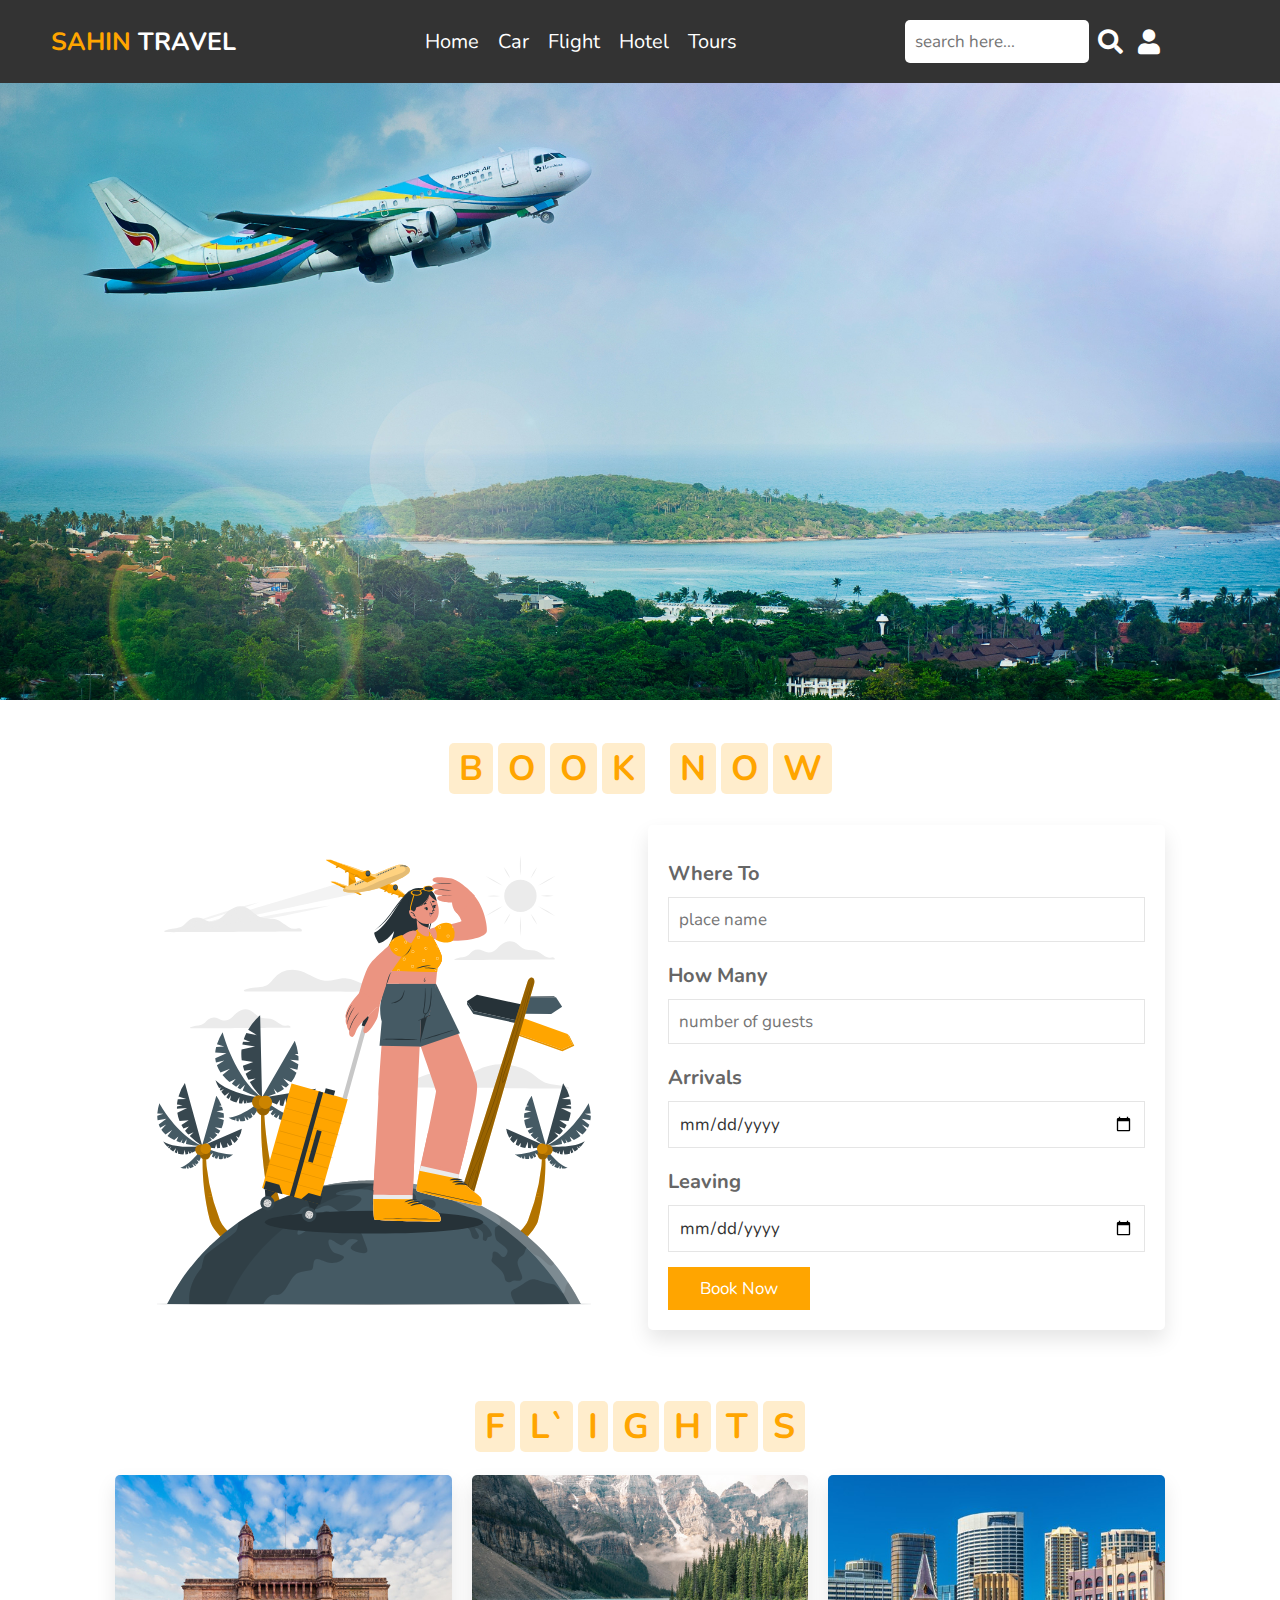
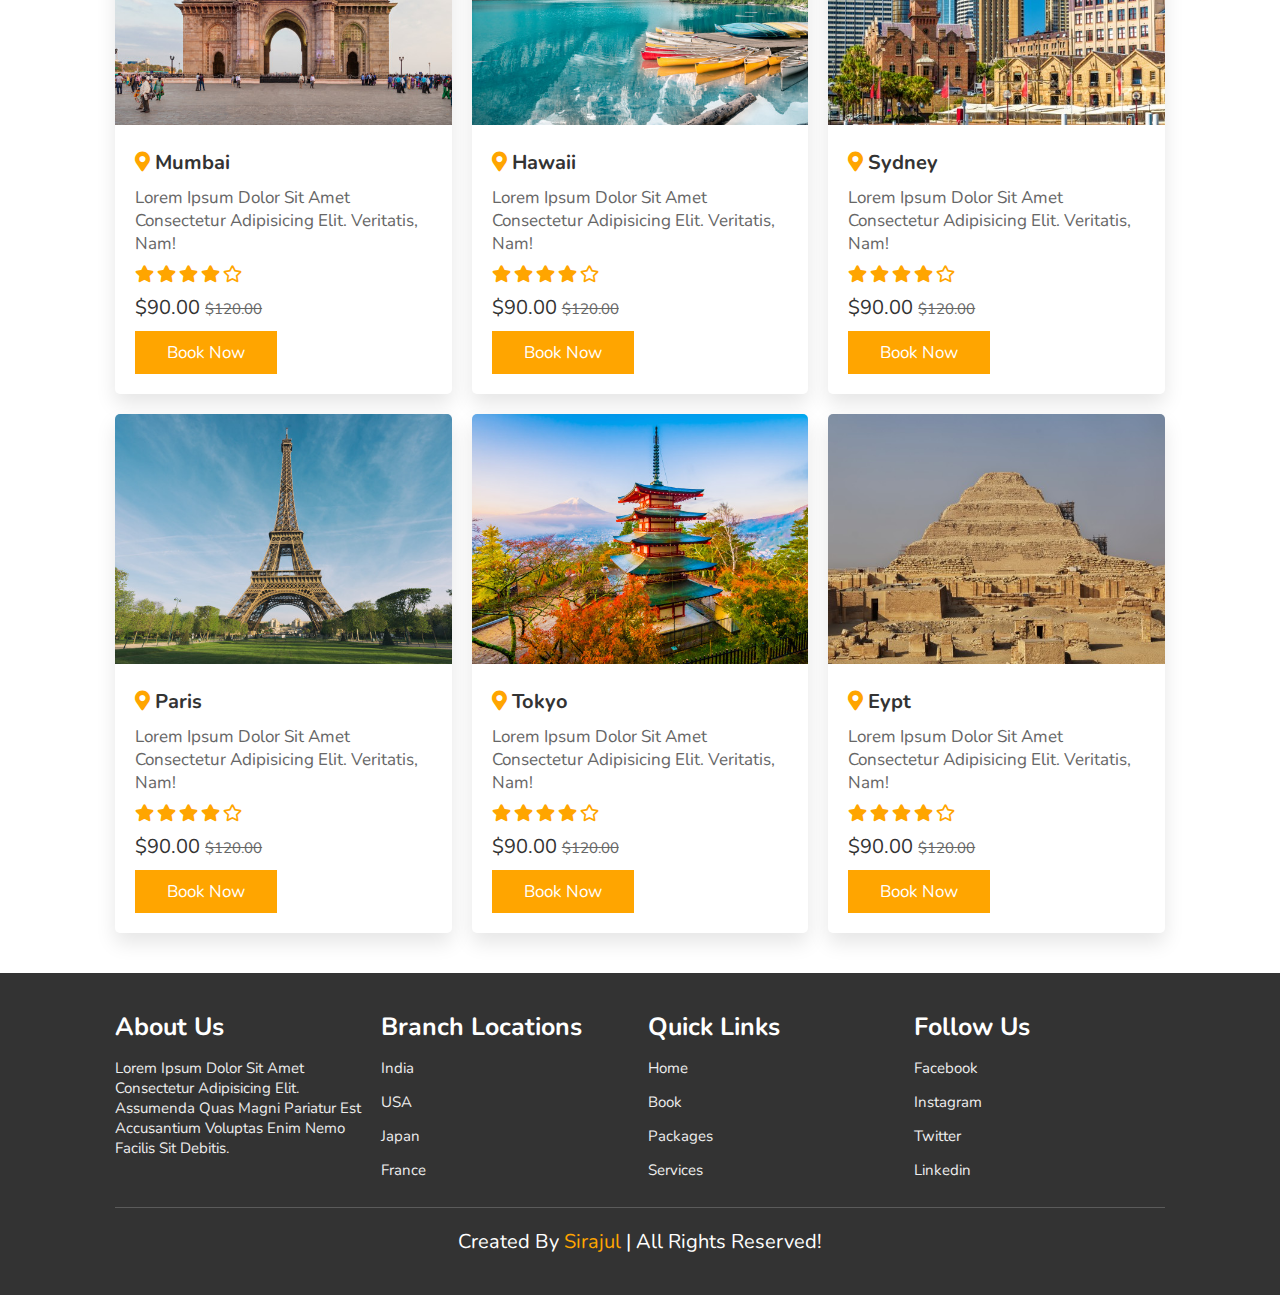
<file: Flight.html>
<!DOCTYPE html>
<html lang="en">
<head>
    <meta charset="UTF-8">
    <meta name="viewport" content="width=device-width, initial-scale=1.0">
    <title>SirajSahin</title>

    <link rel="stylesheet" href="https://unpkg.com/swiper/swiper-bundle.min.css" />
    <link rel="stylesheet" href="https://cdnjs.cloudflare.com/ajax/libs/font-awesome/5.15.3/css/all.min.css">
    <link rel="stylesheet" href="style.css">

</head>
<body>

    <header>

        <div id="menu-bar" class="fas fa-bars"></div>
    
        <a href="#" class="logo"><span>SAHIN</span> Travel</a>
    
        <nav class="navbar" id="myDIV">
            <a href="index.html"  class="homes">home</a>
            <a href="Car.html" class="homes">Car</a>
            <a href="Flight.html" class="homes ">Flight</a>
            <a href="Hotel.html" class="homes">Hotel</a>
            <a href="Tour.html" class="homes">Tours</a>
        </nav>
    
        <div class="icons">
            <input type="search" id="search-bar" class="search-btn" placeholder="search here...">
            <!-- <form action="" class="search-bar-container">
               
                <label for="search-bar" class="fas fa-search"></label>
            </form> -->
            <i class="fas fa-search" id="search-btn"></i>
            <i class="fas fa-user" id="login-btn"></i>
        </div>
    
        
    
    </header>  
    <!-- <section> -->
        <div class="car-img">
            <img src="images/flight.jpg" alt="n"/>
        </div>
    <!-- </section> -->
    
    <section class="book" id="book">

        <h1 class="heading">
            <span>b</span>
            <span>o</span>
            <span>o</span>
            <span>k</span>
            <span class="space"></span>
            <span>n</span>
            <span>o</span>
            <span>w</span>
        </h1>
    
        <div class="row">
    
            <div class="image">
                <img src="images/book-img.svg" alt="">
            </div>
    
            <form action="">
                <div class="inputBox">
                    <h3>where to</h3>
                    <input type="text" placeholder="place name">
                </div>
                <div class="inputBox">
                    <h3>how many</h3>
                    <input type="number" placeholder="number of guests">
                </div>
                <div class="inputBox">
                    <h3>arrivals</h3>
                    <input type="date">
                </div>
                <div class="inputBox">
                    <h3>leaving</h3>
                    <input type="date">
                </div>
                <input type="submit" class="btn" value="book now">
            </form>
    
        </div>
    
    </section>
    
    <section class="packages" id="packages">
    
        <h1 class="heading">
            <span>f</span>
            <span>l`</span>
            <span>i</span>
            <span>g</span>
            <span>h</span>
            <span>t</span>
            <span>s</span>
        </h1>
    
        <div class="box-container">
    
            <div class="box">
                <img src="images/p-1.jpg" alt="">
                <div class="content">
                    <h3> <i class="fas fa-map-marker-alt"></i> mumbai </h3>
                    <p>Lorem ipsum dolor sit amet consectetur adipisicing elit. Veritatis, nam!</p>
                    <div class="stars">
                        <i class="fas fa-star"></i>
                        <i class="fas fa-star"></i>
                        <i class="fas fa-star"></i>
                        <i class="fas fa-star"></i>
                        <i class="far fa-star"></i>
                    </div>
                    <div class="price"> $90.00 <span>$120.00</span> </div>
                    <a href="#book" class="btn">book now</a>
                </div>
            </div>
    
            <div class="box">
                <img src="images/p-2.jpg" alt="">
                <div class="content">
                    <h3> <i class="fas fa-map-marker-alt"></i> hawaii </h3>
                    <p>Lorem ipsum dolor sit amet consectetur adipisicing elit. Veritatis, nam!</p>
                    <div class="stars">
                        <i class="fas fa-star"></i>
                        <i class="fas fa-star"></i>
                        <i class="fas fa-star"></i>
                        <i class="fas fa-star"></i>
                        <i class="far fa-star"></i>
                    </div>
                    <div class="price"> $90.00 <span>$120.00</span> </div>
                    <a href="#book" class="btn">book now</a>
                </div>
            </div>
    
            <div class="box">
                <img src="images/p-3.jpg" alt="">
                <div class="content">
                    <h3> <i class="fas fa-map-marker-alt"></i> sydney </h3>
                    <p>Lorem ipsum dolor sit amet consectetur adipisicing elit. Veritatis, nam!</p>
                    <div class="stars">
                        <i class="fas fa-star"></i>
                        <i class="fas fa-star"></i>
                        <i class="fas fa-star"></i>
                        <i class="fas fa-star"></i>
                        <i class="far fa-star"></i>
                    </div>
                    <div class="price"> $90.00 <span>$120.00</span> </div>
                    <a href="#book" class="btn">book now</a>
                </div>
            </div>
    
            <div class="box">
                <img src="images/p-4.jpg" alt="">
                <div class="content">
                    <h3> <i class="fas fa-map-marker-alt"></i> paris </h3>
                    <p>Lorem ipsum dolor sit amet consectetur adipisicing elit. Veritatis, nam!</p>
                    <div class="stars">
                        <i class="fas fa-star"></i>
                        <i class="fas fa-star"></i>
                        <i class="fas fa-star"></i>
                        <i class="fas fa-star"></i>
                        <i class="far fa-star"></i>
                    </div>
                    <div class="price"> $90.00 <span>$120.00</span> </div>
                    <a href="#book" class="btn">book now</a>
                </div>
            </div>
    
            <div class="box">
                <img src="images/p-5.jpg" alt="">
                <div class="content">
                    <h3> <i class="fas fa-map-marker-alt"></i> tokyo </h3>
                    <p>Lorem ipsum dolor sit amet consectetur adipisicing elit. Veritatis, nam!</p>
                    <div class="stars">
                        <i class="fas fa-star"></i>
                        <i class="fas fa-star"></i>
                        <i class="fas fa-star"></i>
                        <i class="fas fa-star"></i>
                        <i class="far fa-star"></i>
                    </div>
                    <div class="price"> $90.00 <span>$120.00</span> </div>
                    <a href="#book" class="btn">book now</a>
                </div>
            </div>
    
            <div class="box">
                <img src="images/p-6.jpg" alt="">
                <div class="content">
                    <h3> <i class="fas fa-map-marker-alt"></i> eypt </h3>
                    <p>Lorem ipsum dolor sit amet consectetur adipisicing elit. Veritatis, nam!</p>
                    <div class="stars">
                        <i class="fas fa-star"></i>
                        <i class="fas fa-star"></i>
                        <i class="fas fa-star"></i>
                        <i class="fas fa-star"></i>
                        <i class="far fa-star"></i>
                    </div>
                    <div class="price"> $90.00 <span>$120.00</span> </div>
                    <a href="#book" class="btn">book now</a>
                </div>
            </div>
    
        </div>
    
    </section>


    <section class="footer">

        <div class="box-container">
    
            <div class="box">
                <h3>about us</h3>
                <p>Lorem ipsum dolor sit amet consectetur adipisicing elit. Assumenda quas magni pariatur est accusantium voluptas enim nemo facilis sit debitis.</p>
            </div>
            <div class="box">
                <h3>branch locations</h3>
                <a href="#">india</a>
                <a href="#">USA</a>
                <a href="#">japan</a>
                <a href="#">france</a>
            </div>
            <div class="box">
                <h3>quick links</h3>
                <a href="#">home</a>
                <a href="#">book</a>
                <a href="#">packages</a>
                <a href="#">services</a>
               
            </div>
            <div class="box">
                <h3>follow us</h3>
                <a href="#">facebook</a>
                <a href="#">instagram</a>
                <a href="#">twitter</a>
                <a href="#">linkedin</a>
            </div>
    
        </div>
    
        <h1 class="credit"> created by <span> Sirajul </span> | all rights reserved! </h1>
    
    </section>
    
    
    
    <script src="https://unpkg.com/swiper/swiper-bundle.min.js"></script>
    <script src="script.js"></script>
    </body>
    </html>
</file>
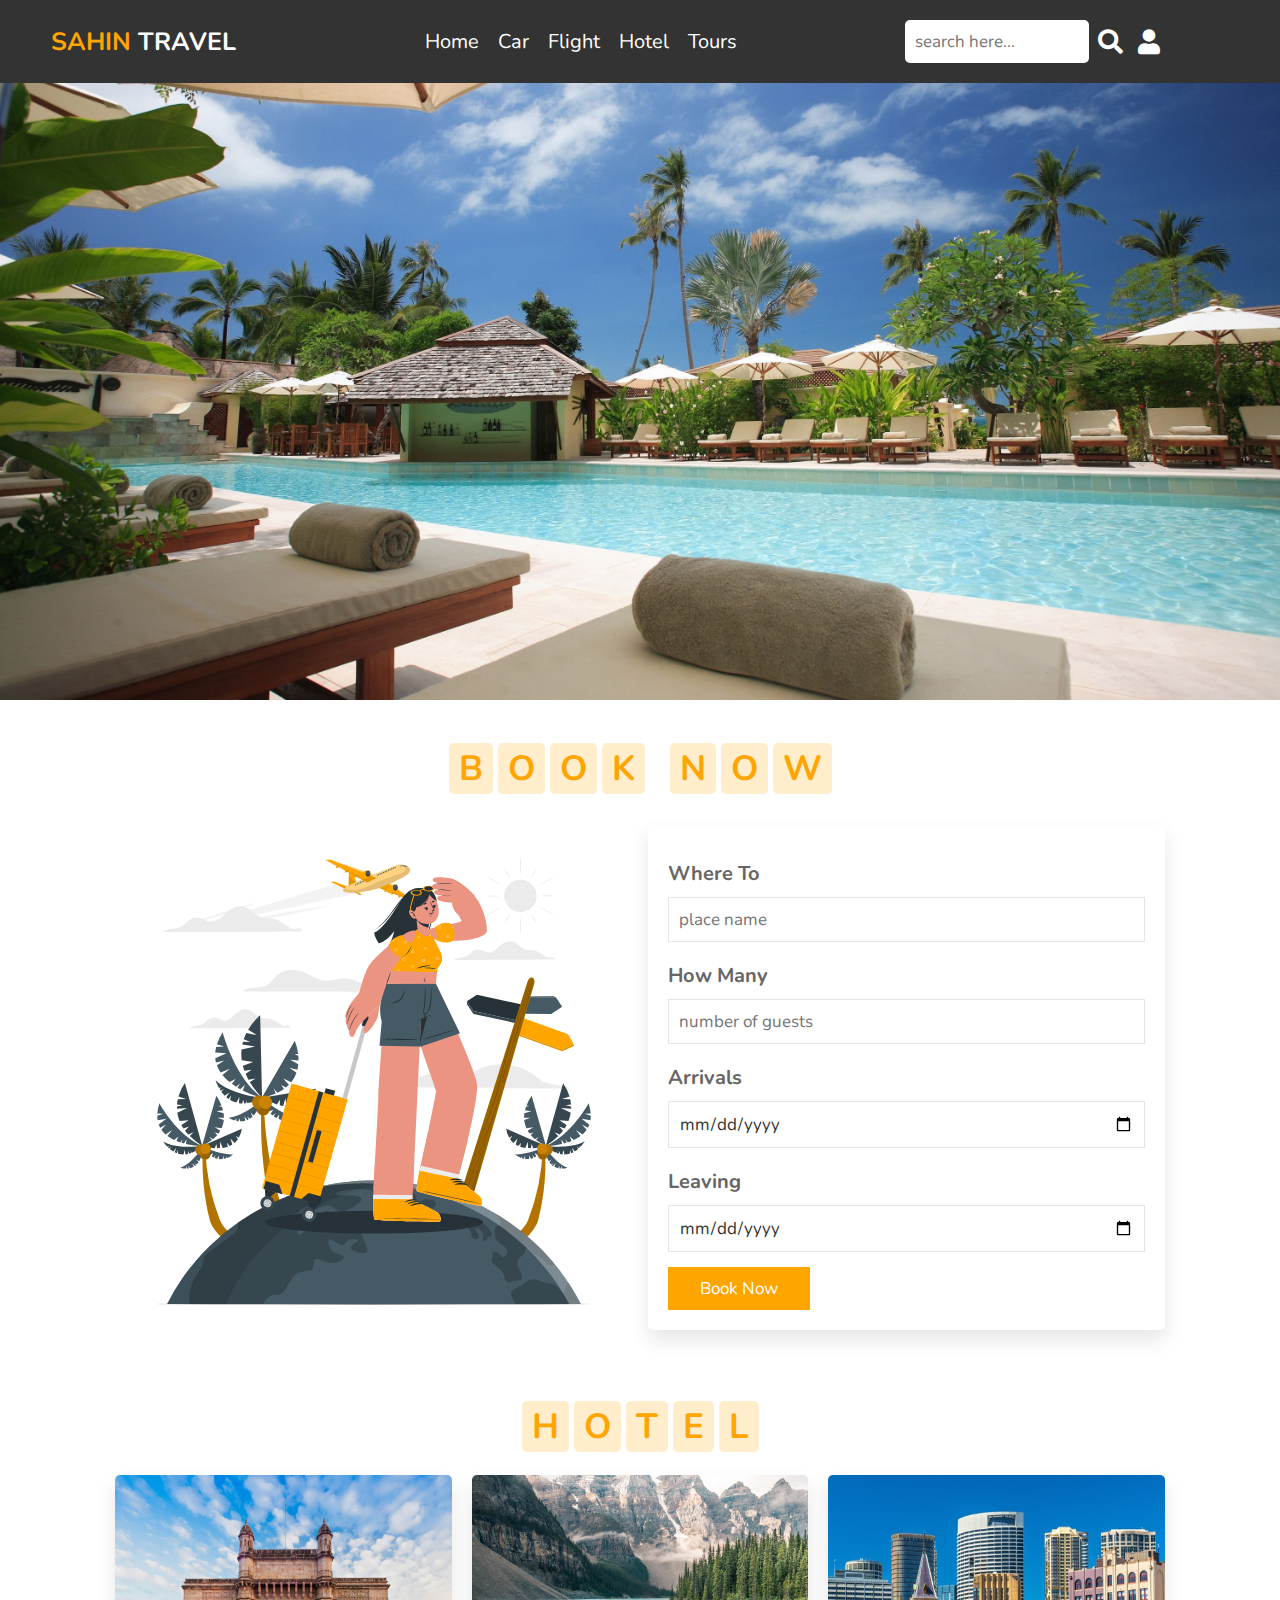
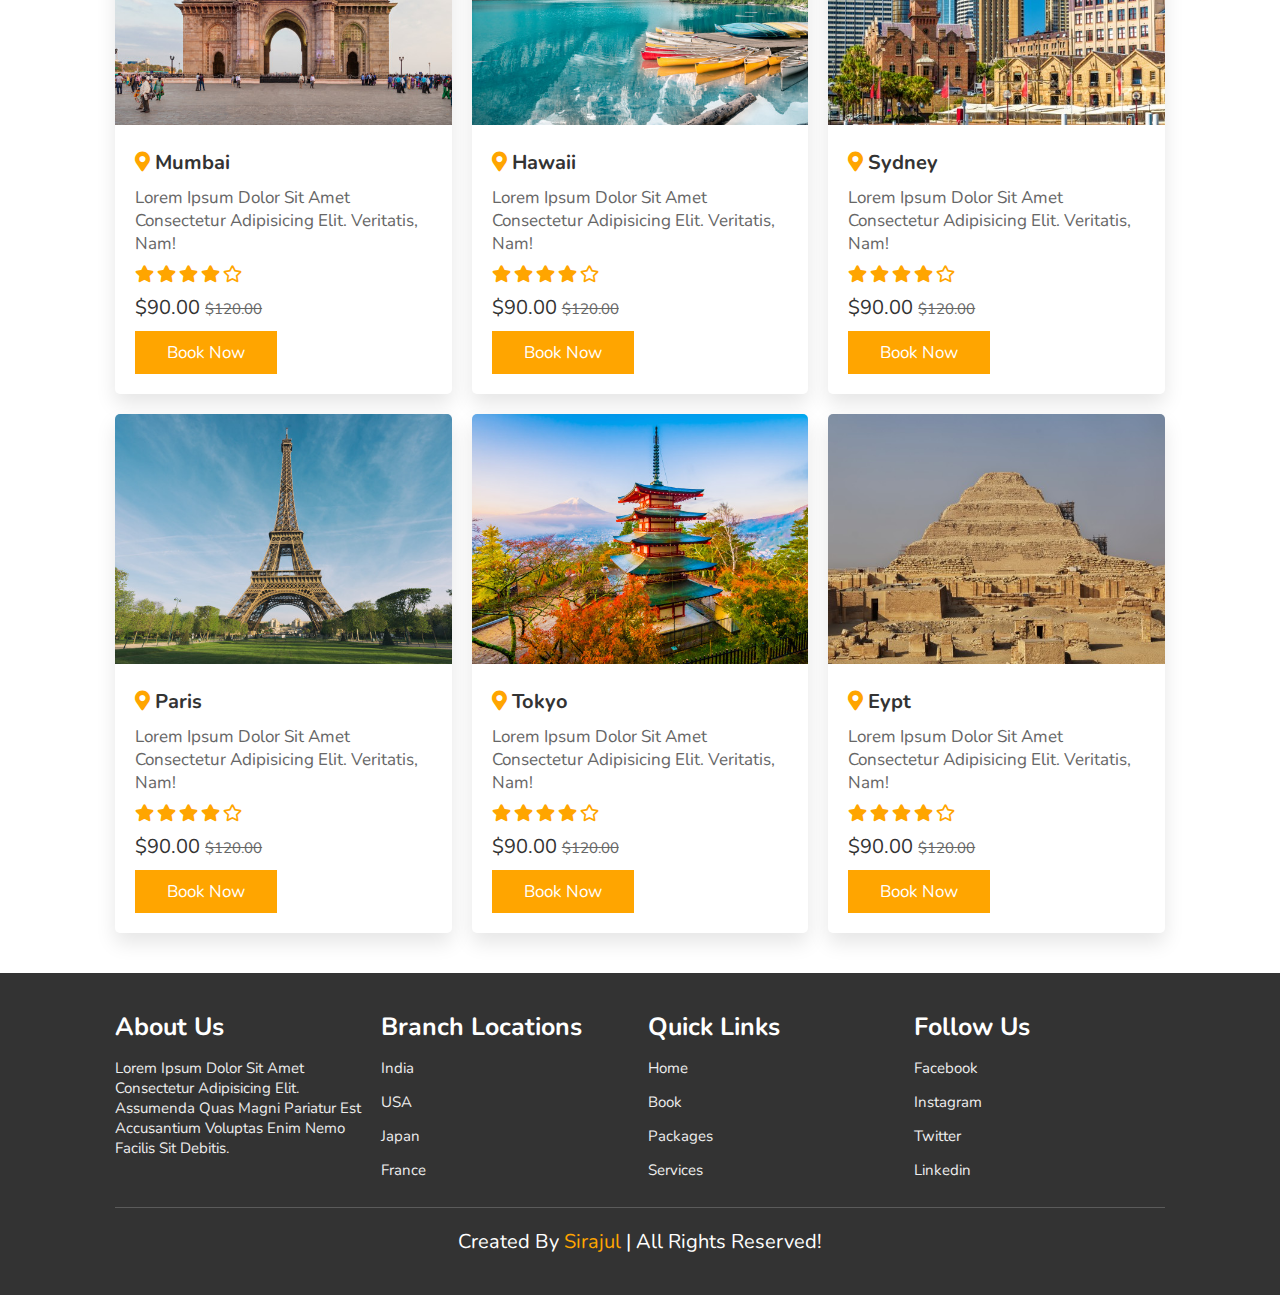
<file: Hotel.html>
<!DOCTYPE html>
<html lang="en">
<head>
    <meta charset="UTF-8">
    <meta name="viewport" content="width=device-width, initial-scale=1.0">
    <title>SirajSahin</title>

    <link rel="stylesheet" href="https://unpkg.com/swiper/swiper-bundle.min.css" />
    <link rel="stylesheet" href="https://cdnjs.cloudflare.com/ajax/libs/font-awesome/5.15.3/css/all.min.css">
    <link rel="stylesheet" href="style.css">

</head>
<body>

    <header>

        <div id="menu-bar" class="fas fa-bars"></div>
    
        <a href="#" class="logo"><span>SAHIN</span> Travel</a>
    
        <nav class="navbar" id="myDIV">
            <a href="index.html"  class="homes active">home</a>
            <a href="Car.html" class="homes">Car</a>
            <a href="Flight.html" class="homes ">Flight</a>
            <a href="#" class="homes">Hotel</a>
            <a href="Tour.html" class="homes">Tours</a>
        </nav>
    
        <div class="icons">
            <input type="search" id="search-bar" class="search-btn" placeholder="search here...">
            <!-- <form action="" class="search-bar-container">
               
                <label for="search-bar" class="fas fa-search"></label>
            </form> -->
            <i class="fas fa-search" id="search-btn"></i>
            <i class="fas fa-user" id="login-btn"></i>
        </div>
    
        
    
    </header>  
    <!-- <section> -->
        <div class="car-img">
            <img src="images/hotel.jpg" alt="n"/>
        </div>
    <!-- </section> -->
    
    <section class="book" id="book">

        <h1 class="heading">
            <span>b</span>
            <span>o</span>
            <span>o</span>
            <span>k</span>
            <span class="space"></span>
            <span>n</span>
            <span>o</span>
            <span>w</span>
        </h1>
    
        <div class="row">
    
            <div class="image">
                <img src="images/book-img.svg" alt="">
            </div>
    
            <form action="">
                <div class="inputBox">
                    <h3>where to</h3>
                    <input type="text" placeholder="place name">
                </div>
                <div class="inputBox">
                    <h3>how many</h3>
                    <input type="number" placeholder="number of guests">
                </div>
                <div class="inputBox">
                    <h3>arrivals</h3>
                    <input type="date">
                </div>
                <div class="inputBox">
                    <h3>leaving</h3>
                    <input type="date">
                </div>
                <input type="submit" class="btn" value="book now">
            </form>
    
        </div>
    
    </section>
    
    <section class="packages" id="packages">
    
        <h1 class="heading">
            <span>h</span>
            <span>o</span>
            <span>t</span>
            <span>e</span>
            <span>l</span>
        </h1>
    
        <div class="box-container">
    
            <div class="box">
                <img src="images/p-1.jpg" alt="">
                <div class="content">
                    <h3> <i class="fas fa-map-marker-alt"></i> mumbai </h3>
                    <p>Lorem ipsum dolor sit amet consectetur adipisicing elit. Veritatis, nam!</p>
                    <div class="stars">
                        <i class="fas fa-star"></i>
                        <i class="fas fa-star"></i>
                        <i class="fas fa-star"></i>
                        <i class="fas fa-star"></i>
                        <i class="far fa-star"></i>
                    </div>
                    <div class="price"> $90.00 <span>$120.00</span> </div>
                    <a href="#book" class="btn">book now</a>
                </div>
            </div>
    
            <div class="box">
                <img src="images/p-2.jpg" alt="">
                <div class="content">
                    <h3> <i class="fas fa-map-marker-alt"></i> hawaii </h3>
                    <p>Lorem ipsum dolor sit amet consectetur adipisicing elit. Veritatis, nam!</p>
                    <div class="stars">
                        <i class="fas fa-star"></i>
                        <i class="fas fa-star"></i>
                        <i class="fas fa-star"></i>
                        <i class="fas fa-star"></i>
                        <i class="far fa-star"></i>
                    </div>
                    <div class="price"> $90.00 <span>$120.00</span> </div>
                    <a href="#book" class="btn">book now</a>
                </div>
            </div>
    
            <div class="box">
                <img src="images/p-3.jpg" alt="">
                <div class="content">
                    <h3> <i class="fas fa-map-marker-alt"></i> sydney </h3>
                    <p>Lorem ipsum dolor sit amet consectetur adipisicing elit. Veritatis, nam!</p>
                    <div class="stars">
                        <i class="fas fa-star"></i>
                        <i class="fas fa-star"></i>
                        <i class="fas fa-star"></i>
                        <i class="fas fa-star"></i>
                        <i class="far fa-star"></i>
                    </div>
                    <div class="price"> $90.00 <span>$120.00</span> </div>
                    <a href="#book" class="btn">book now</a>
                </div>
            </div>
    
            <div class="box">
                <img src="images/p-4.jpg" alt="">
                <div class="content">
                    <h3> <i class="fas fa-map-marker-alt"></i> paris </h3>
                    <p>Lorem ipsum dolor sit amet consectetur adipisicing elit. Veritatis, nam!</p>
                    <div class="stars">
                        <i class="fas fa-star"></i>
                        <i class="fas fa-star"></i>
                        <i class="fas fa-star"></i>
                        <i class="fas fa-star"></i>
                        <i class="far fa-star"></i>
                    </div>
                    <div class="price"> $90.00 <span>$120.00</span> </div>
                    <a href="#book" class="btn">book now</a>
                </div>
            </div>
    
            <div class="box">
                <img src="images/p-5.jpg" alt="">
                <div class="content">
                    <h3> <i class="fas fa-map-marker-alt"></i> tokyo </h3>
                    <p>Lorem ipsum dolor sit amet consectetur adipisicing elit. Veritatis, nam!</p>
                    <div class="stars">
                        <i class="fas fa-star"></i>
                        <i class="fas fa-star"></i>
                        <i class="fas fa-star"></i>
                        <i class="fas fa-star"></i>
                        <i class="far fa-star"></i>
                    </div>
                    <div class="price"> $90.00 <span>$120.00</span> </div>
                    <a href="#book" class="btn">book now</a>
                </div>
            </div>
    
            <div class="box">
                <img src="images/p-6.jpg" alt="">
                <div class="content">
                    <h3> <i class="fas fa-map-marker-alt"></i> eypt </h3>
                    <p>Lorem ipsum dolor sit amet consectetur adipisicing elit. Veritatis, nam!</p>
                    <div class="stars">
                        <i class="fas fa-star"></i>
                        <i class="fas fa-star"></i>
                        <i class="fas fa-star"></i>
                        <i class="fas fa-star"></i>
                        <i class="far fa-star"></i>
                    </div>
                    <div class="price"> $90.00 <span>$120.00</span> </div>
                    <a href="#book" class="btn">book now</a>
                </div>
            </div>
    
        </div>
    
    </section>


    <section class="footer">

        <div class="box-container">
    
            <div class="box">
                <h3>about us</h3>
                <p>Lorem ipsum dolor sit amet consectetur adipisicing elit. Assumenda quas magni pariatur est accusantium voluptas enim nemo facilis sit debitis.</p>
            </div>
            <div class="box">
                <h3>branch locations</h3>
                <a href="#">india</a>
                <a href="#">USA</a>
                <a href="#">japan</a>
                <a href="#">france</a>
            </div>
            <div class="box">
                <h3>quick links</h3>
                <a href="#">home</a>
                <a href="#">book</a>
                <a href="#">packages</a>
                <a href="#">services</a>
               
            </div>
            <div class="box">
                <h3>follow us</h3>
                <a href="#">facebook</a>
                <a href="#">instagram</a>
                <a href="#">twitter</a>
                <a href="#">linkedin</a>
            </div>
    
        </div>
    
        <h1 class="credit"> created by <span> Sirajul </span> | all rights reserved! </h1>
    
    </section>
    
    
    
    <script src="https://unpkg.com/swiper/swiper-bundle.min.js"></script>
    <script src="script.js"></script>
    </body>
    </html>
</file>
<file: style.css>
@import url('https://fonts.googleapis.com/css2?family=Nunito:wght@200;300;400;600;700&display=swap');

:root{
  --orange:#ffa500;
}

*{
  font-family: 'Nunito', sans-serif;
  margin:0; padding:0;
  box-sizing: border-box;
  text-transform: capitalize;
  outline: none; border:none;
  text-decoration: none;
  transition: all .2s linear;
}

*::selection{
  background:var(--orange);
  color:#fff;
}

html{
  font-size: 62.5%;
  overflow-x: hidden;
  scroll-padding-top: 6rem;
  scroll-behavior: smooth;
}

section{
  padding:2rem 9%;
}

.heading{
  text-align: center;
  padding:2.5rem 0
}
.active{
  color: #ffa500;
}

.heading span{
  font-size: 3.5rem;
  background:rgba(255, 165, 0,.2);
  color:var(--orange);
  border-radius: .5rem;
  padding:.2rem 1rem;
}

.heading span.space{
  background:none;
}

.btn{
  display: inline-block;
  margin-top: 1rem;
  background:var(--orange);
  color:#fff;
  padding:.8rem 3rem;
  border:.2rem solid var(--orange);
  cursor: pointer;
  font-size: 1.7rem;
}

.btn:hover{
  background:rgba(255, 165, 0,.2);
  color:var(--orange);
}

header{
  position: fixed;
  top:0; left: 0; right:0;
  background:#333;
  z-index: 1000;
  display: flex;
  align-items: center;
  justify-content: space-between;
  padding:2rem 4%;
}

header .logo{
  font-size: 2.5rem;
  font-weight: bolder;
  color:#fff;
  text-transform: uppercase;
}

header .logo span{
  color:var(--orange);
}

header .navbar a{
  color:#fff;
  font-size: 2rem;
  margin:0 .8rem;
}

header .navbar a:hover{
  color:var(--orange);
}
.icons{
  display: flex;
  flex-direction: row;
  align-items: center;
}
.navbar{
  margin-left: 2rem;
}
header .icons i{
  font-size: 2.5rem;
  color:#fff;
  cursor: pointer;
  margin-right:1.5rem;
}

header .icons i:hover{
  color:var(--orange);
}

/* header  */
.search-btn{
  width: 57%;
  padding: 1rem;
  text-transform: none;
  color:#333;
  font-size: 1.7rem;
  border-radius: .5rem;
  margin-right: 9px;
}

header .search-bar-container.active{
  clip-path: polygon(0 0, 100% 0, 100% 100%, 0 100%);
}

header .search-bar-container #search-bar{
  width:100%;
  padding:1rem;
  text-transform: none;
  color:#333;
  font-size: 1.7rem;
  border-radius: .5rem;
}

header .search-bar-container label{
  color:#fff;
  cursor: pointer;
  font-size: 3rem;
  margin-left: 1.5rem;
}

header .search-bar-container label:hover{
  color:var(--orange);
}

.login-form-container{
  position: fixed;
  top:-120%; left: 0;
  z-index: 10000;
  min-height: 100vh;
  width:100%;
  background:rgba(0,0,0,.7);
  display: flex;
  align-items: center;
  justify-content: center;
}

.login-form-container.active{
  top:0;
}

.login-form-container form{
  margin:2rem;
  padding:1.5rem 2rem;
  border-radius: .5rem;
  background:#fff;
  width:50rem;
}

.login-form-container form h3{
  font-size: 3rem;
  color:#444;
  text-transform: uppercase;
  text-align: center;
  padding:1rem 0;
}

.login-form-container form .box{
  width:100%;
  padding:1rem;
  font-size: 1.7rem;
  color:#333;
  margin:.6rem 0;
  border:.1rem solid rgba(0,0,0,.3);
  text-transform: none;
}

.login-form-container form .box:focus{
  border-color: var(--orange);;
}

.login-form-container form #remember{
  margin:2rem 0;
}

.login-form-container form label{
  font-size: 1.5rem;
}

.login-form-container form .btn{
  display: block;
  width:100%;
}

.login-form-container form p{
  padding:.5rem 0;
  font-size: 1.5rem;
  color:#666;
}

.login-form-container form p a{
  color:var(--orange);
}

.login-form-container form p a:hover{
  color:#333;
  text-decoration: underline;
}

.login-form-container #form-close{
  position: absolute;
  top:2rem; right:3rem;
  font-size: 5rem;
  color:#fff;
  cursor: pointer;
}

#menu-bar{
  color:#fff;
  border:.1rem solid #fff;
  border-radius: .5rem;
  font-size: 3rem;
  padding:.5rem 1.2rem;
  cursor: pointer;
  display: none;
}

.home{
  min-height: 100vh;
  display: flex;
  align-items: center;
  justify-content: center;
  flex-flow: column;
  position: relative;
  z-index: 0;
}

.home .content{
  text-align: center;
}

.home .content h3{
  font-size: 4.5rem;
  color:#fff;
  text-transform: uppercase;
  text-shadow: 0 .3rem .5rem rgba(0,0,0,.1);
}

.home .content p{
  font-size: 2.5rem;
  color:#fff;
  padding:.5rem 0;
}

.home .video-container video{
  position: absolute;
  top:0; left: 0;
  z-index: -1;
  height: 100%;
  width:100%;
  object-fit: cover;
}

.home .controls{
  padding:1rem;
  border-radius: 5rem;
  background:rgba(0,0,0,.7);
  position: relative;
  top:10rem;
}

.home .controls .vid-btn{
  height:2rem;
  width:2rem;
  display: inline-block;
  border-radius: 50%;
  background:#fff;
  cursor: pointer;
  margin:0 .5rem;
}

.home .controls .vid-btn.active{
  background:var(--orange);
}

.book .row{
  display: flex;
  flex-wrap: wrap;
  gap:1.5rem;
  align-items: center;
}

.book .row .image{
  flex:1 1 40rem;
}

.book .row .image img{
  width:100%;
}

.book .row form{
  flex:1 1 40rem;
  padding:2rem;
  box-shadow: 0 1rem 2rem rgba(0,0,0,.1);
  border-radius: .5rem;
}

.book .row form .inputBox{
  padding:.5rem 0;
}

.book .row form .inputBox input{
  width:100%;
  padding:1rem;
  border:.1rem solid rgba(0,0,0,.1);
  font-size: 1.7rem;
  color:#333;
  text-transform: none;
}

.book .row form .inputBox h3{
  font-size: 2rem;
  padding:1rem 0;
  color:#666;
}

.packages .box-container{
  display: flex;
  flex-wrap: wrap;
  gap:2rem;
}

.packages .box-container .box{
  flex:1 1 30rem;
  border-radius: .5rem;
  overflow: hidden;
  box-shadow: 0 1rem 2rem rgba(0,0,0,.1);
}

.packages .box-container .box img{
  height: 25rem;
  width:100%;
  object-fit: cover;
}

.packages .box-container .box .content{
  padding:2rem;
}

.packages .box-container .box .content h3{
  font-size:2rem;
  color:#333;
}

.packages .box-container .box .content h3 i{
  color:var(--orange);
}

.packages .box-container .box .content p{
  font-size:1.7rem;
  color:#666;
  padding:1rem 0;
}

.packages .box-container .box .content .stars i{
  font-size:1.7rem;
  color:var(--orange);
}

.packages .box-container .box .content .price{
  font-size: 2rem;
  color:#333;
  padding-top: 1rem;
}

.packages .box-container .box .content .price span{
  color:#666;
  font-size: 1.5rem;
  text-decoration: line-through;
}

.services .box-container{
  display: flex;
  flex-wrap: wrap;
  gap:1.5rem;
}

.services .box-container .box{
  flex: 1 1 30rem;
  border-radius: .5rem;
  padding:1rem;
  text-align: center;
}

.services .box-container .box i{
  padding:1rem;
  font-size: 5rem;
  color:var(--orange);
}

.services .box-container .box h3{
  font-size: 2.5rem;
  color:#333;
}

.services .box-container .box p{
  font-size: 1.5rem;
  color:#666;
  padding:1rem 0;
}

.services .box-container .box:hover{
  box-shadow: 0 1rem 2rem rgba(0,0,0,.1);
}

.gallery .box-container{
  display: flex;
  flex-wrap: wrap;
  gap:1.5rem;
}

.gallery .box-container .box{
  overflow: hidden;
  box-shadow: 0 1rem 2rem rgba(0,0,0,.1);
  border:1rem solid #fff;
  border-radius: .5rem;
  flex:1 1 30rem;
  height: 25rem;
  position: relative;
}

.gallery .box-container .box img{
  height: 100%;
  width:100%;
  object-fit: cover;
}

.gallery .box-container .box .content{
  position: absolute;
  top:-100%; left:0;
  height: 100%;
  width:100%;
  text-align: center;
  background:rgba(0,0,0,.7);
  padding:2rem;
  padding-top: 5rem;
}

.gallery .box-container .box:hover .content{
  top:0;
}

.gallery .box-container .box .content h3{
  font-size: 2.5rem;
  color:var(--orange);
}

.gallery .box-container .box .content p{
  font-size: 1.5rem;
  color:#eee;
  padding:.5rem 0;
}

.review .review-slider{
  padding-bottom: 2rem;
}

.review .box{
  padding:2rem;
  text-align: center;
  box-shadow: 0 1rem 2rem rgba(0,0,0,.1);
  border-radius: .5rem;
}

.review .box img{
  height:13rem;
  width:13rem;
  border-radius: 50%;
  object-fit: cover;
  margin-bottom: 1rem;
}

.review .box h3{
  color:#333;
  font-size: 2.5rem;
}

.review .box p{
  color:#666;
  font-size: 1.5rem;
  padding:1rem 0;
}

.review .box .stars i{
  color:var(--orange);
  font-size: 1.7rem;
}

.contact .row{
  display: flex;
  flex-wrap: wrap;
  gap:1.5rem;
  align-items: center;
}

.contact .row .image{
  flex:1 1 35rem;
}

.contact .row .image img{
  width:100%;
}

.contact .row form{
  flex:1 1 50rem;
  padding:2rem;
  box-shadow: 0 1rem 2rem rgba(0,0,0,.1);
  border-radius: .5rem;
}

.contact .row form .inputBox{
  display: flex;
  flex-wrap: wrap;
  justify-content: space-between;
}

.contact .row form .inputBox input, .contact .row form textarea{
  width:49%;
  margin:1rem 0;
  padding:1rem;
  font-size: 1.7rem;
  color:#333;
  background:#f7f7f7;
  text-transform: none;
}

.contact .row form textarea{
  height: 15rem;
  resize: none;
  width:100%;
}

.brand-container{
  text-align: center;
}

.footer{
  background:#333;
  margin-top: 2rem;
}

.footer .box-container{
  display: flex;
  flex-wrap: wrap;
  gap:1.5rem;
}

.footer .box-container .box{
  padding:1rem 0;
  flex:1 1 25rem;
}

.footer .box-container .box h3{
  font-size: 2.5rem;
  padding:.7rem 0;
  color:#fff;
}

.footer .box-container .box p{
  font-size: 1.5rem;
  padding:.7rem 0;
  color:#eee;
}

.footer .box-container .box a{
  display: block;
  font-size: 1.5rem;
  padding:.7rem 0;
  color:#eee;
}

.footer .box-container .box a:hover{
  color:var(--orange);
  text-decoration: underline;
}

.footer .credit{
  text-align: center;
  padding:2rem 1rem;
  margin-top: 1rem;
  font-size: 2rem;
  font-weight: normal;
  color:#fff;
  border-top: .1rem solid rgba(255,255,255,.2);
}

.footer .credit span{
  color:var(--orange);
}
.car-img{
  width: 100%;
  height: 70rem;
}
.car-img img{
  width: 100%;
  height: 100%;
  object-fit: cover;
}















/* media queries  */

@media (max-width:1200px){

  html{
    font-size: 55%;
  }

}

@media (max-width:991px){

  header{
    padding:2rem;
  }

  section{
    padding:2rem;
  }

}

@media (max-width:768px){

  #menu-bar{
    display: initial;
  }

  header .navbar{
    position: absolute;
    top:100%; right:0; left: 0;
    background: #333;
    border-top: .1rem solid rgba(255,255,255,.2);
    padding:1rem 2rem;
    clip-path: polygon(0 0, 100% 0, 100% 0, 0 0);
  }

  header .navbar.active{
    clip-path: polygon(0 0, 100% 0, 100% 100%, 0 100%);
  }

  header .navbar a{
    display: block;
    border-radius: .5rem;
    padding:1.5rem;
    margin:1.5rem 0;    
    background:#222;
  }

}

@media (max-width:450px){

  html{
    font-size: 50%;
  }

  .heading span{
    font-size: 2.5rem;
  }

  .contact .row form .inputBox input{
    width:100%;
  }

}
</file>
